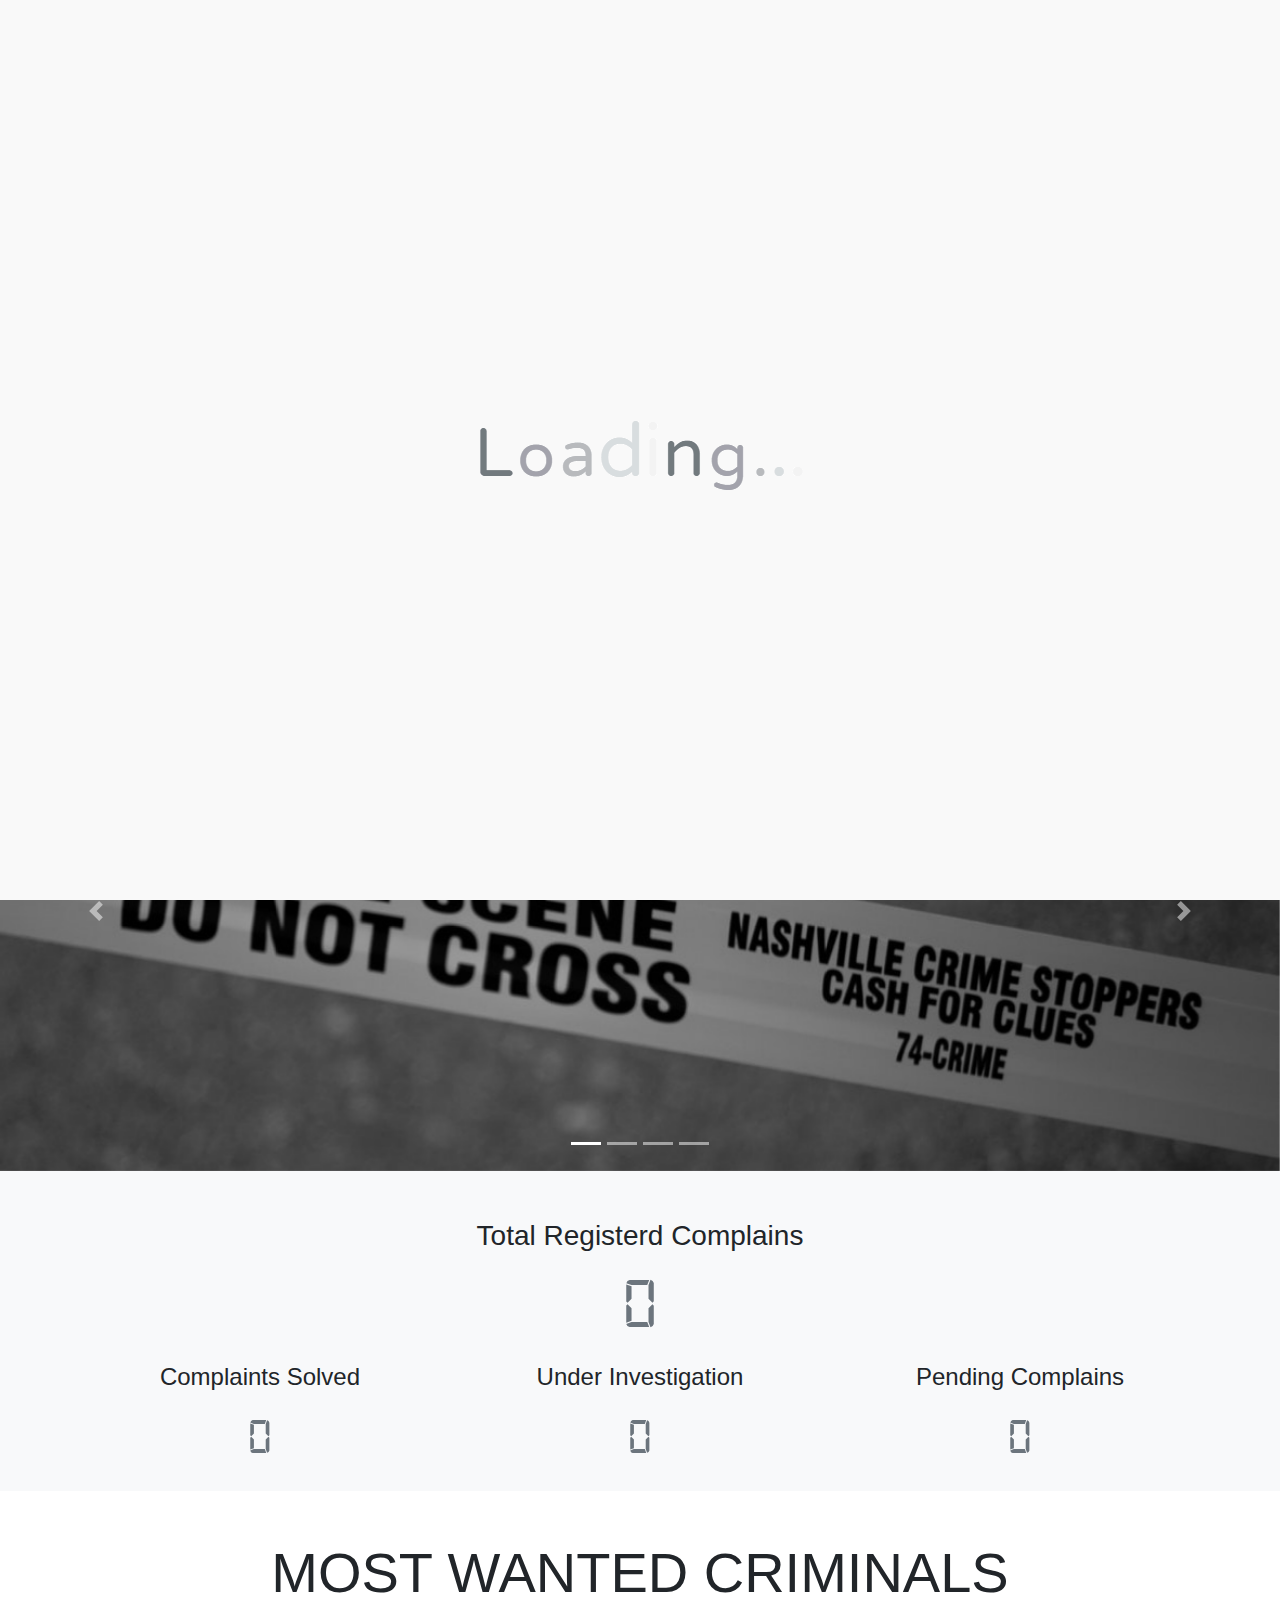
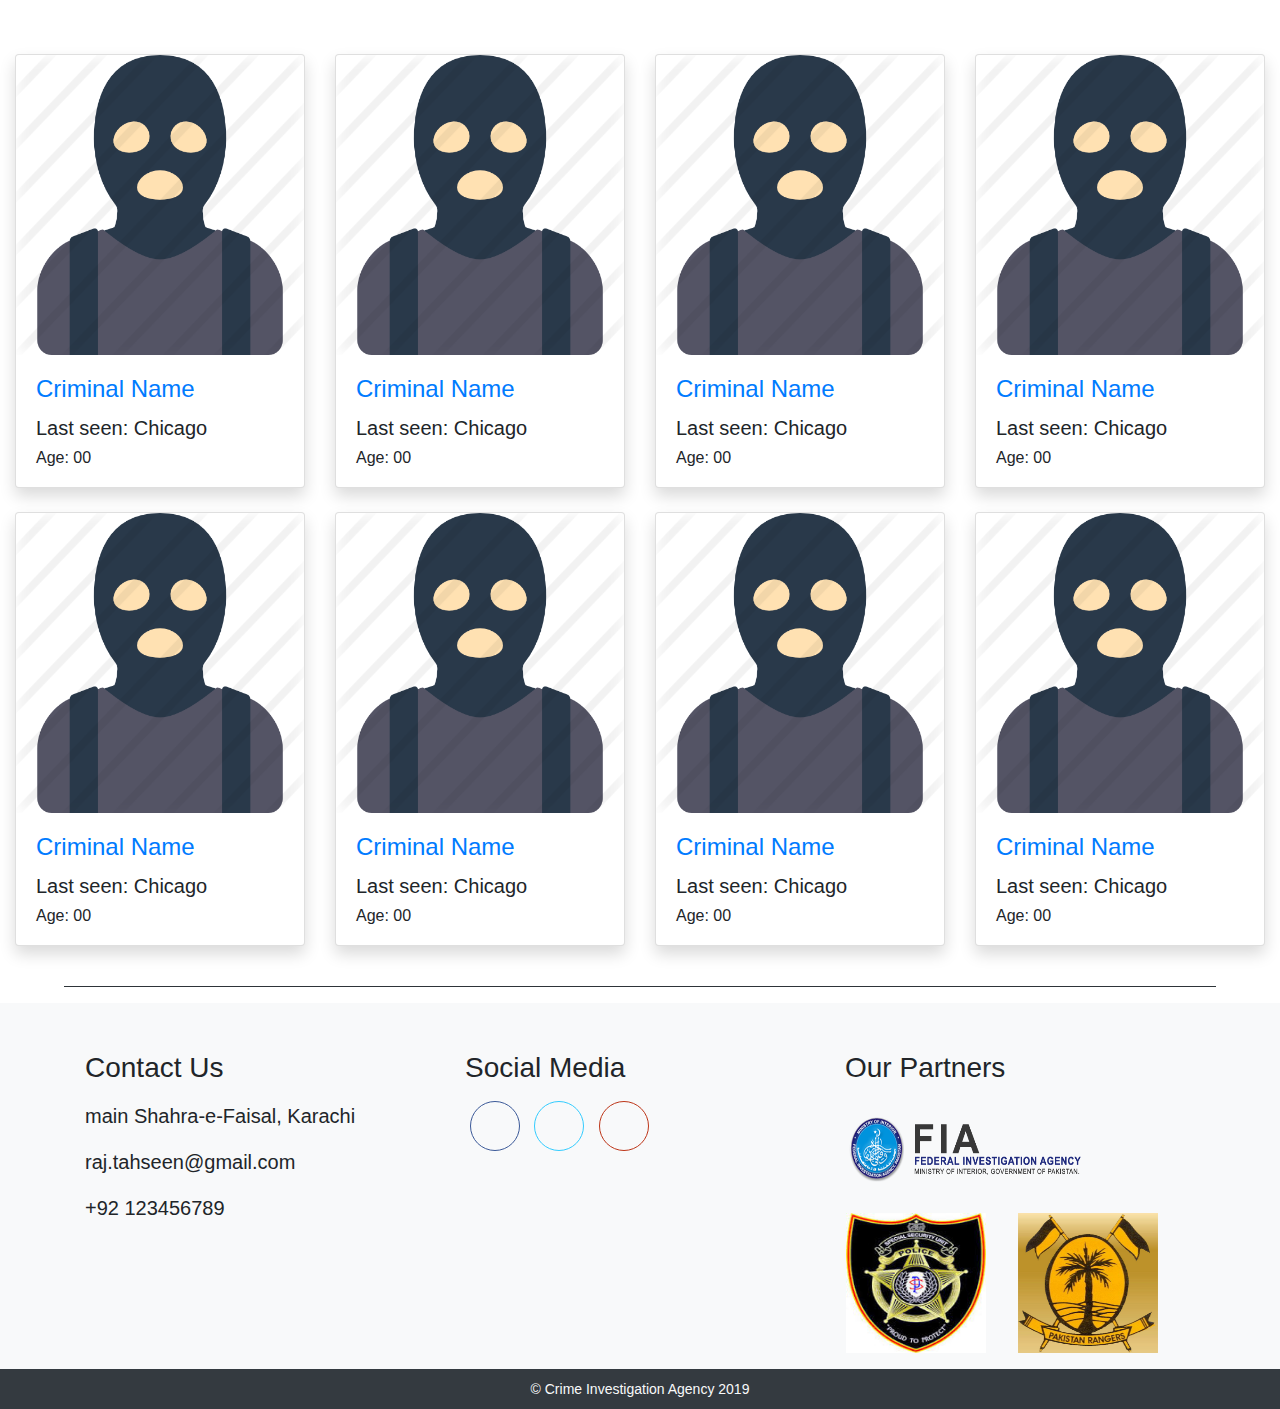
<file: index.html>
<!DOCTYPE html>
<html lang="en">

<head>
    <meta charset="UTF-8">
    <meta name="viewport" content="width=device-width, initial-scale=1.0">
    <meta http-equiv="X-UA-Compatible" content="ie=edge">
    <title>Crime Investigation Agency</title>
    <link rel="shortcut icon" href="img/favicon.png" type="image/x-icon">

    <!-- Bootstrap CSS -->
    <link rel="stylesheet" href="bootstrap/css/bootstrap.min.css">

    <!-- Font Awesome -->
    <link rel="stylesheet" href="https://use.fontawesome.com/releases/v5.7.1/css/all.css"
        integrity="sha384-fnmOCqbTlWIlj8LyTjo7mOUStjsKC4pOpQbqyi7RrhN7udi9RwhKkMHpvLbHG9Sr" crossorigin="anonymous">
    <!-- <link rel="stylesheet" href="../FontAwesome/css/all.css"> -->
    <link href="https://fonts.googleapis.com/css?family=Fredoka+One" rel="stylesheet">

    <!-- Custom CSS -->
    <link rel="stylesheet" href="custom/style.css">
    <style>
        .loader {
            position: fixed;
            left: 0px;
            top: 0px;
            width: 100%;
            height: 100%;
            z-index: 9999;
            background: url(img/loading.gif) 50% 50% no-repeat rgb(249,249,249);
        }
    </style>

</head>

<body>
    <div class="loader"></div>

    <!-- Navbar Start -->
    <nav class="navbar navbar-dark navbar-expand-lg fixed-top">
        <div class="container">
            <a href="#" class="navbar-brand text-light">Crime<b>+</b>Investigation</a>
            <button class="navbar-toggler" data-toggle="collapse" data-target="#navbarCollapse">
                <span class="navbar-toggler-icon"></span>
            </button>
            <div class="collapse navbar-collapse" id="navbarCollapse">
                <ul class="navbar-nav ml-auto">
                    <li class="nav-item"><a href="complaints.html" class="nav-link cool-link">Complaints</a></li>
                    <li class="nav-item"><a href="report.html" class="nav-link cool-link">File Report</a></li>
                    <li class="nav-item"><a href="#contact" class="nav-link cool-link">Contact Us</a></li>
                    <li class="nav-item"><a href="signIn.html" class="nav-link cool-link">Sign in <i class="fas fa-sign-in-alt"></i></a></li>
                </ul>
            </div>
        </div>
    </nav>
    <!-- Navbar End -->

    <!-- Header Start -->
    <header class="header-img bg-dark">
        <div class="container py-5 ">
            <img src="img/image.png" class="img-fluid mx-auto d-block">
        </div>
    </header>
    <!-- Header End -->

    <!-- Section Start -->
    <section class="bg-light">
        <div class="container py-4">
            <div class="row">
                <div class="col-md-6 py-3">
                    <h4 class="text-dark">Complaints</h4>
                    <p class="lead text-secondary">Lorem ipsum dolor sit, amet consectetur adipisicing elit. Amet quod neque aliquid tenetur dolorem itaque.</p>
                    <a href="complaints.html" class="btn btn-outline-secondary" role="button">View Complaints</a>
                </div>
                <div class="col-md-6 py-3">
                    <h4 class="text-dark">Crime/Missing Report</h4>
                    <p class="lead text-secondary">Lorem ipsum dolor sit, amet consectetur adipisicing elit. Amet quod neque aliquid tenetur dolorem itaque.</p>
                    <a href="report.html" class="btn btn-outline-secondary" role="button">File Report</a>
                </div>
                <!-- <div class="col-md-4 py-3">
                    <h4 class="text-dark">Report Missing</h4>
                    <p class="lead text-secondary">Lorem ipsum dolor sit, amet consectetur adipisicing elit. Amet quod neque aliquid tenetur dolorem itaque.</p>
                    <a href="javascript:void(0)" class="btn btn-outline-secondary" role="button">File Missing Report</a>
                </div> -->
            </div>
        </div>
    </section>
    <!-- Section End -->

    <!-- Image Slider Start -->
    <section>
        <div id="carouselExampleIndicators" class="carousel slide" data-ride="carousel">
            <ol class="carousel-indicators">
                <li data-target="#carouselExampleIndicators" data-slide-to="0" class="active"></li>
                <li data-target="#carouselExampleIndicators" data-slide-to="1"></li>
                <li data-target="#carouselExampleIndicators" data-slide-to="2"></li>
                <li data-target="#carouselExampleIndicators" data-slide-to="3"></li>
            </ol>
            <div class="carousel-inner section1">
                <div class="carousel-item active" data-interval="3000">
                    <img src="img/carousel1.jpeg" class="d-block w-100">
                </div>
                <div class="carousel-item" data-interval="2000">
                    <img src="img/carousel2.jpg" class="d-block w-100">
                </div>
                <div class="carousel-item" data-interval="2000">
                    <img src="img/carousel3.jpg" class="d-block w-100">
                </div>
                <div class="carousel-item" data-interval="2000">
                    <img src="img/carousel4.jpg" class="d-block w-100">
                </div>
            </div>
            <a class="carousel-control-prev" href="#carouselExampleIndicators" role="button" data-slide="prev">
                <span class="carousel-control-prev-icon" aria-hidden="true"></span>
                <span class="sr-only">Previous</span>
            </a>
            <a class="carousel-control-next" href="#carouselExampleIndicators" role="button" data-slide="next">
                <span class="carousel-control-next-icon" aria-hidden="true"></span>
                <span class="sr-only">Next</span>
            </a>
        </div>
    </section>
    <!-- Image Slider End -->

    <!-- Counter Section Start -->
    <section class="bg-light">
        <div class="container pt-5 ">
            <div class="row">
                <div class="col-12 text-center">
                    <h3>Total Registerd Complains</h3>
                    <div id="counter">
                        <span class="pt-3 display-3 counter-value text-secondary" data-count="364">0</span>
                    </div>
                </div>
            </div>
            <div class="row">
                <div class="col-lg-4 text-center py-3">
                    <h4>Complaints Solved</h4>
                    <div id="counter">
                        <span class="pt-3 custom-count counter-value text-secondary" data-count="285">0</span>
                    </div>
                </div>
                <div class="col-lg-4 text-center py-3">
                    <h4>Under Investigation</h4>
                    <div id="counter">
                        <span class="pt-3 custom-count counter-value text-secondary" data-count="8">0</span>
                    </div>
                </div>
                <div class="col-lg-4 text-center py-3">
                    <h4>Pending Complains</h4>
                    <div id="counter">
                        <span class="pt-3 custom-count counter-value text-secondary" data-count="71">0</span>
                    </div>
                </div>
            </div>
        </div>
    </section>
    <!-- Counter Section End -->

    <!-- Wanted Section Start -->
    <section class="container-fluid">
        <h1 class="text-center display-4 my-5">MOST WANTED CRIMINALS</h1>
        <div class="row">
            <div class="col-lg-3 col-md-4 col-sm-6 mb-4">
                <div class="card shadow h-100">
                    <img class="card-img-top" src="img/criminal.png">
                    <div class="card-body">
                        <h4 class="card-title text-primary">Criminal Name</h4>
                        <h5>Last seen: Chicago</h5>
                        <h6 class="card-text">Age: 00</h6>
                    </div>
                </div>
            </div>
            <div class="col-lg-3 col-md-4 col-sm-6 mb-4">
                <div class="card shadow h-100">
                    <img class="card-img-top" src="img/criminal.png">
                    <div class="card-body">
                        <h4 class="card-title text-primary">Criminal Name</h4>
                        <h5>Last seen: Chicago</h5>
                        <h6 class="card-text">Age: 00</h6>
                    </div>
                </div>
            </div>
            <div class="col-lg-3 col-md-4 col-sm-6 mb-4">
                <div class="card shadow h-100">
                    <img class="card-img-top" src="img/criminal.png">
                    <div class="card-body">
                        <h4 class="card-title text-primary">Criminal Name</h4>
                        <h5>Last seen: Chicago</h5>
                        <h6 class="card-text">Age: 00</h6>
                    </div>
                </div>
            </div>
            <div class="col-lg-3 col-md-4 col-sm-6 mb-4">
                <div class="card shadow h-100">
                    <img class="card-img-top" src="img/criminal.png">
                    <div class="card-body">
                        <h4 class="card-title text-primary">Criminal Name</h4>
                        <h5>Last seen: Chicago</h5>
                        <h6 class="card-text">Age: 00</h6>
                    </div>
                </div>
            </div>
            <div class="col-lg-3 col-md-4 col-sm-6 mb-4">
                <div class="card shadow h-100">
                    <img class="card-img-top" src="img/criminal.png">
                    <div class="card-body">
                        <h4 class="card-title text-primary">Criminal Name</h4>
                        <h5>Last seen: Chicago</h5>
                        <h6 class="card-text">Age: 00</h6>
                    </div>
                </div>
            </div>
            <div class="col-lg-3 col-md-4 col-sm-6 mb-4">
                <div class="card shadow h-100">
                    <img class="card-img-top" src="img/criminal.png">
                    <div class="card-body">
                        <h4 class="card-title text-primary">Criminal Name</h4>
                        <h5>Last seen: Chicago</h5>
                        <h6 class="card-text">Age: 00</h6>
                    </div>
                </div>
            </div>
            <div class="col-lg-3 col-md-4 col-sm-6 mb-4">
                <div class="card shadow h-100">
                    <img class="card-img-top" src="img/criminal.png">
                    <div class="card-body">
                        <h4 class="card-title text-primary">Criminal Name</h4>
                        <h5>Last seen: Chicago</h5>
                        <h6 class="card-text">Age: 00</h6>
                    </div>
                </div>
            </div>
            <div class="col-lg-3 col-md-4 col-sm-6 mb-4">
                <div class="card shadow h-100">
                    <img class="card-img-top" src="img/criminal.png">
                    <div class="card-body">
                        <h4 class="card-title text-primary">Criminal Name</h4>
                        <h5>Last seen: Chicago</h5>
                        <h6 class="card-text">Age: 00</h6>
                    </div>
                </div>
            </div>
        </div>
    </section>
    <!-- Wanted Section End -->

    <!-- Footer Start -->
    <hr style="width:90%;" class="bg-dark">
    <footer class="bg-light" id="contact">
        <div class="container">
            <div class="row">
                <div class="col-lg-4 col-md-6 pt-5">
                    <h3 class="pb-2">Contact Us</h3>
                    <p class="lead"><i class="fa fa-location-arrow"></i> main Shahra-e-Faisal, Karachi</p>
                    <p class="lead"><i class="fa fa-envelope"></i> raj.tahseen@gmail.com</p>
                    <p class="lead"><i class="fa fa-address-book"></i> +92 123456789</p>
                </div>
                <div class="col-lg-4 col-md-6 pt-5">
                    <h3 class="pb-2">Social Media</h3>
                    <ul class="social-network">
                        <li><a href="#" class="icoFacebook" title="Facebook"><i class="fab fa-facebook-f"></i></a></li>
                        <li><a href="#" class="icoTwitter" title="Twitter"><i class="fab fa-twitter"></i></a></li>
                        <li><a href="#" class="icoGoogle" title="Google +"><i class="fab fa-google-plus-g"></i></a></li>
                    </ul>
                </div>
                <div class="col-lg-4 pt-5">
                    <h3 class="pb-2">Our Partners</h3>
                    <div class="row">
                        <img src="img/fia.png" class="fia img-fluid m-2">
                        <img src="img/ssu.jpg" class="ssu img-fluid m-3">
                        <img src="img/rangers.jpg" class="rangers img-fluid m-3">
                    </div>
                </div>
            </div>
        </div>
    </footer>
    <footer class="bg-dark">
        <div class="container text-light text-center py-2">
            <span class="footer-last">&copy; Crime Investigation Agency 2019</span>
        </div>
    </footer>
    <!-- Footer End -->




    <!-- Bootstrap Java Script -->
    <script src="bootstrap/js/jquery.js"></script>
    <script src="bootstrap/js/bootstrap.min.js"></script>
    <script src="custom/number-animation.js"></script>
    <script>
        // $(window).load();
        setTimeout(function() {
        $(".loader").fadeOut();
        },1500);
    </script>
</body>

</html>
</file>
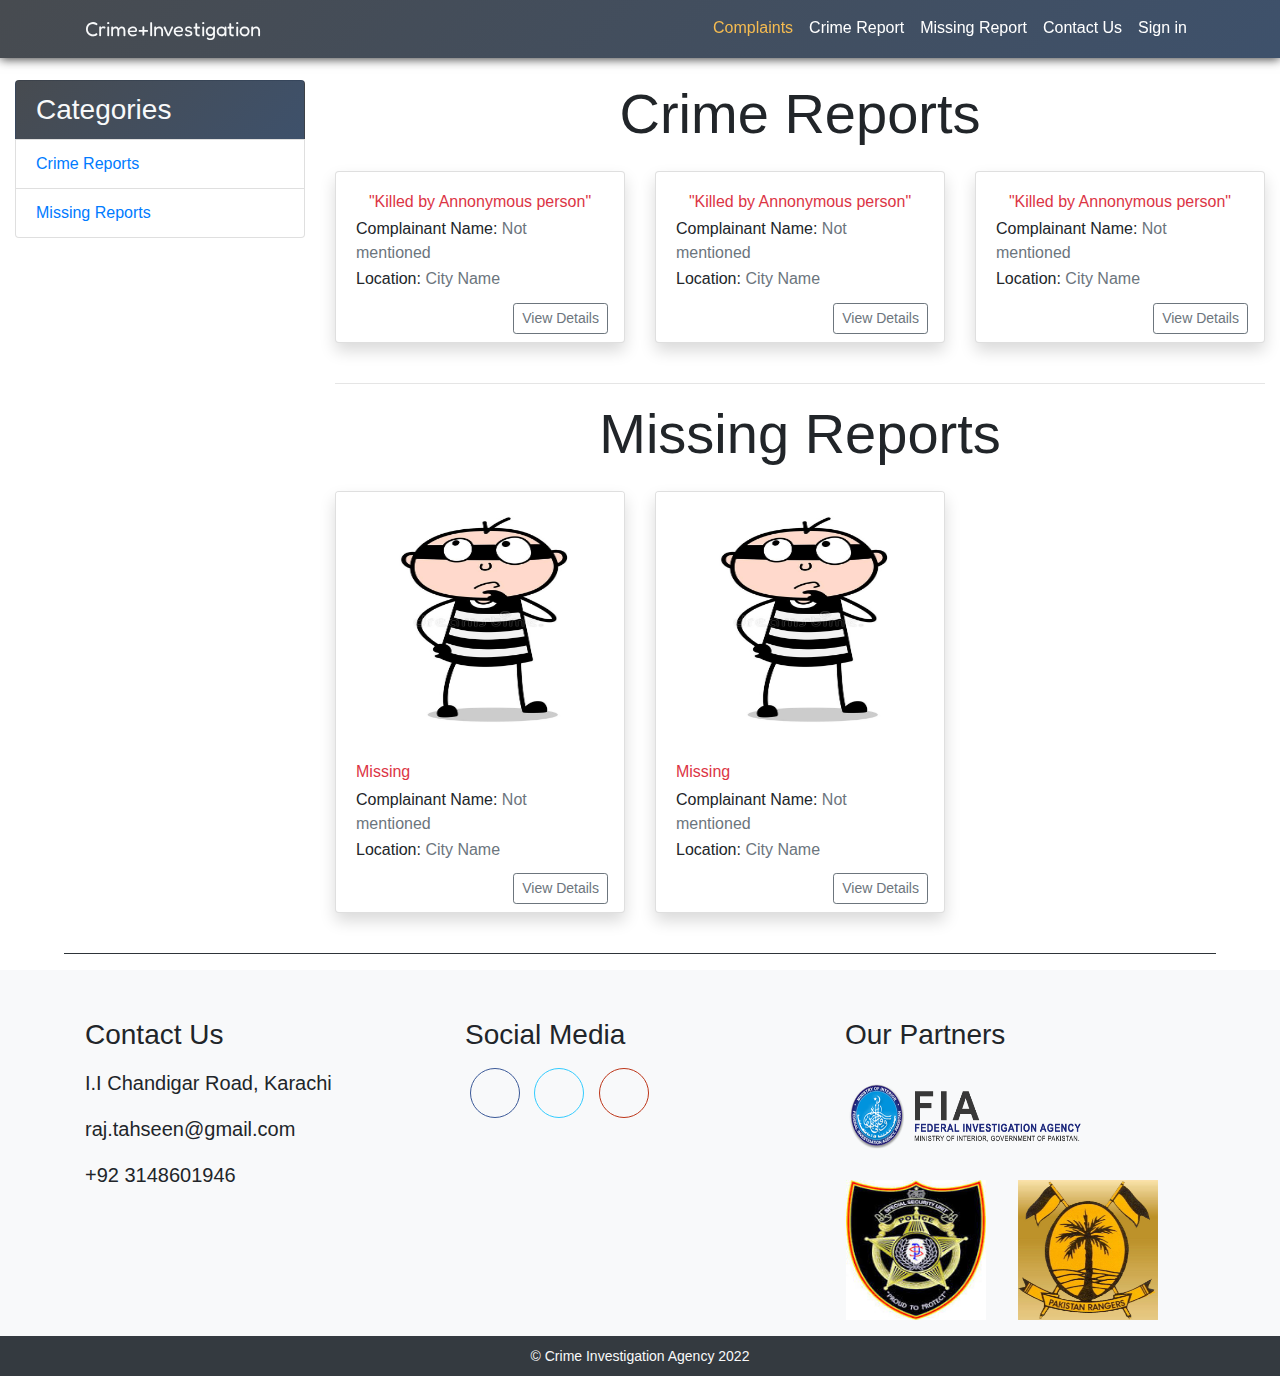
<file: complains.html>
<!DOCTYPE html>
<html lang="en">

<head>
    <meta charset="UTF-8">
    <meta name="viewport" content="width=device-width, initial-scale=1.0">
    <meta http-equiv="X-UA-Compatible" content="ie=edge">
    <title>Crime Investigation Agency | Complaints</title>
    <link rel="shortcut icon" href="img/favicon.png" type="image/x-icon">

    <!-- Bootstrap CSS -->
    <link rel="stylesheet" href="bootstrap/css/bootstrap.min.css">

    <!-- Font Awesome -->
    <link rel="stylesheet" href="https://use.fontawesome.com/releases/v5.7.1/css/all.css"
        integrity="sha384-fnmOCqbTlWIlj8LyTjo7mOUStjsKC4pOpQbqyi7RrhN7udi9RwhKkMHpvLbHG9Sr" crossorigin="anonymous">
    <link href="https://fonts.googleapis.com/css?family=Fredoka+One" rel="stylesheet">

    <!-- Custom CSS -->
    <link rel="stylesheet" href="custom/complains.css">

</head>

<body>

    <!-- Navbar Start -->
    <nav class="navbar navbar-dark navbar-expand-lg fixed-top">
        <div class="container">
            <a href="index.html" class="navbar-brand text-light">Crime<b>+</b>Investigation</a>
            <button class="navbar-toggler" data-toggle="collapse" data-target="#navbarCollapse">
                <span class="navbar-toggler-icon"></span>
            </button>
            <div class="collapse navbar-collapse" id="navbarCollapse">
                <ul class="navbar-nav ml-auto">
                    <li class="nav-item"><a href="#" class="nav-link cool-link-active">Complaints</a></li>
                    <li class="nav-item"><a href="report.html" class="nav-link cool-link">Crime Report</a></li>
                    <li class="nav-item"><a href="#" class="nav-link cool-link">Missing Report</a></li>
                    <li class="nav-item"><a href="#" class="nav-link cool-link">Contact Us</a></li>
                    <li class="nav-item"><a href="#" class="nav-link cool-link">Sign in <i class="fas fa-sign-in-alt"></i></a></li>
                </ul>
            </div>
        </div>
    </nav>
    <!-- Navbar End -->


    <!-- Body Start -->
    <div class="container-fluid">
        <div class="row">

            <!-- Page Content Start -->
            <div class="col-lg-3 mb-3">
                <div class="list-group">
                    <h3 class="list-group-item text-light bg-categories">Categories</h3>
                    <a href="#crimeReports" class="list-group-item">Crime Reports</a>
                    <a href="#missingReports" class="list-group-item">Missing Reports</a>
                </div>
            </div>
            <!-- Page Content End -->

            <!-- Complains Cell Start -->
            <div class="col-lg-9">
                <!-- Crime Reports Start -->
                <div class="row" id="crimeReports">
                    <div class="col-12 text-center mb-3">
                        <h2 class="display-4">Crime Reports</h2>
                    </div>
                    <div class="col-lg-4 col-md-6 col-sm-6 mb-4">
                        <div class="card shadow">
                            <div class="card-body">
                                <h5 class="card-title text-danger text-center">"<span id="crime-title">Killed by
                                        Annonymous person<span>"</h5>
                                <p class="card-subtitle pb-2">Complainant Name: <span class="text-secondary">Not
                                        mentioned</span></p>
                                <p class="card-subtitle pb-2">Location: <span class="text-secondary">City Name</span>
                                </p>
                                <a href="#" class="btn btn-sm btn-outline-secondary">View Details</a>
                            </div>
                        </div>
                    </div>
                    <div class="col-lg-4 col-md-6 col-sm-6 mb-4">
                        <div class="card shadow">
                            <div class="card-body">
                                <h5 class="card-title text-danger text-center">"<span id="crime-title">Killed by
                                        Annonymous person<span>"</h5>
                                <p class="card-subtitle pb-2">Complainant Name: <span class="text-secondary">Not
                                        mentioned</span></p>
                                <p class="card-subtitle pb-2">Location: <span class="text-secondary">City Name</span>
                                </p>
                                <a href="#" class="btn btn-sm btn-outline-secondary">View Details</a>
                            </div>
                        </div>
                    </div>
                    <div class="col-lg-4 col-md-6 col-sm-6 mb-4">
                        <div class="card shadow">
                            <div class="card-body">
                                <h5 class="card-title text-danger text-center">"<span id="crime-title">Killed by
                                        Annonymous person<span>"</h5>
                                <p class="card-subtitle pb-2">Complainant Name: <span class="text-secondary">Not
                                        mentioned</span></p>
                                <p class="card-subtitle pb-2">Location: <span class="text-secondary">City Name</span>
                                </p>
                                <a href="#" class="btn btn-sm btn-outline-secondary">View Details</a>
                            </div>
                        </div>
                    </div>
                </div>
                <!-- Crime Reports End -->
                <hr>
                <!-- Missing Reports Start -->
                <div class="row" id="missingReports">
                    <div class="col-12 text-center mb-3">
                        <h2 class="display-4">Missing Reports</h2>
                    </div>
                    <div class="col-lg-4 col-md-6 col-sm-6 mb-4">
                        <div class="card shadow h-100">
                            <img class="card-img-top" src="img/criminal.jpg">
                            <div class="card-body">
                                <h5 class="card-title text-danger">Missing</h5>
                                <p class="card-subtitle pb-2">Complainant Name: <span class="text-secondary">Not
                                        mentioned</span></p>
                                <p class="card-subtitle pb-2">Location: <span class="text-secondary">City Name</span>
                                </p>
                                <a href="#" class="btn btn-sm btn-outline-secondary">View Details</a>
                            </div>
                        </div>
                    </div>
                    <div class="col-lg-4 col-md-6 col-sm-6 mb-4">
                        <div class="card shadow h-100">
                            <img class="card-img-top" src="img/criminal.jpg">
                            <div class="card-body">
                                <h5 class="card-title text-danger">Missing</h5>
                                <p class="card-subtitle pb-2">Complainant Name: <span class="text-secondary">Not
                                        mentioned</span></p>
                                <p class="card-subtitle pb-2">Location: <span class="text-secondary">City Name</span>
                                </p>
                                <a href="#" class="btn btn-sm btn-outline-secondary">View Details</a>
                            </div>
                        </div>
                    </div>
                </div>
                <!-- Missing Reports End -->
            </div>
            <!-- Complains Cell End -->

        </div>
    </div>
    <!-- Body End -->

    <!-- Footer Start -->
    <hr style="width:90%;" class="bg-dark">
    <footer class="bg-light">
        <div class="container">
            <div class="row">
                <div class="col-md-4 pt-5">
                    <h3 class="pb-2">Contact Us</h3>
                    <p class="lead"><i class="fa fa-location-arrow"></i> I.I Chandigar Road, Karachi</p>
                    <p class="lead"><i class="fa fa-envelope"></i> raj.tahseen@gmail.com</p>
                    <p class="lead"><i class="fa fa-address-book"></i> +92 3148601946</p>
                </div>
                <div class="col-md-4 pt-5">
                    <h3 class="pb-2">Social Media</h3>
                    <ul class="social-network">
                        <li><a href="#" class="icoFacebook" title="Facebook"><i class="fab fa-facebook-f"></i></a></li>
                        <li><a href="#" class="icoTwitter" title="Twitter"><i class="fab fa-twitter"></i></a></li>
                        <li><a href="#" class="icoGoogle" title="Google +"><i class="fab fa-google-plus-g"></i></a></li>
                    </ul>
                </div>
                <div class="col-md-4 pt-5">
                    <h3 class="pb-2">Our Partners</h3>
                    <div class="row">
                        <img src="img/fia.png" class="fia img-fluid m-2">
                        <img src="img/ssu.jpg" class="ssu img-fluid m-3">
                        <img src="img/rangers.jpg" class="rangers img-fluid m-3">
                    </div>
                </div>
            </div>
        </div>
    </footer>
    <footer class="bg-dark">
        <div class="container text-light text-center py-2">
            <span class="footer-last">&copy; Crime Investigation Agency 2022</span>
        </div>
    </footer>
    <!-- Footer End -->




    <!-- Bootstrap Java Script -->
    <script src="bootstrap/js/jquery.js"></script>
    <script src="bootstrap/js/bootstrap.min.js"></script>

</body>

</html>
</file>
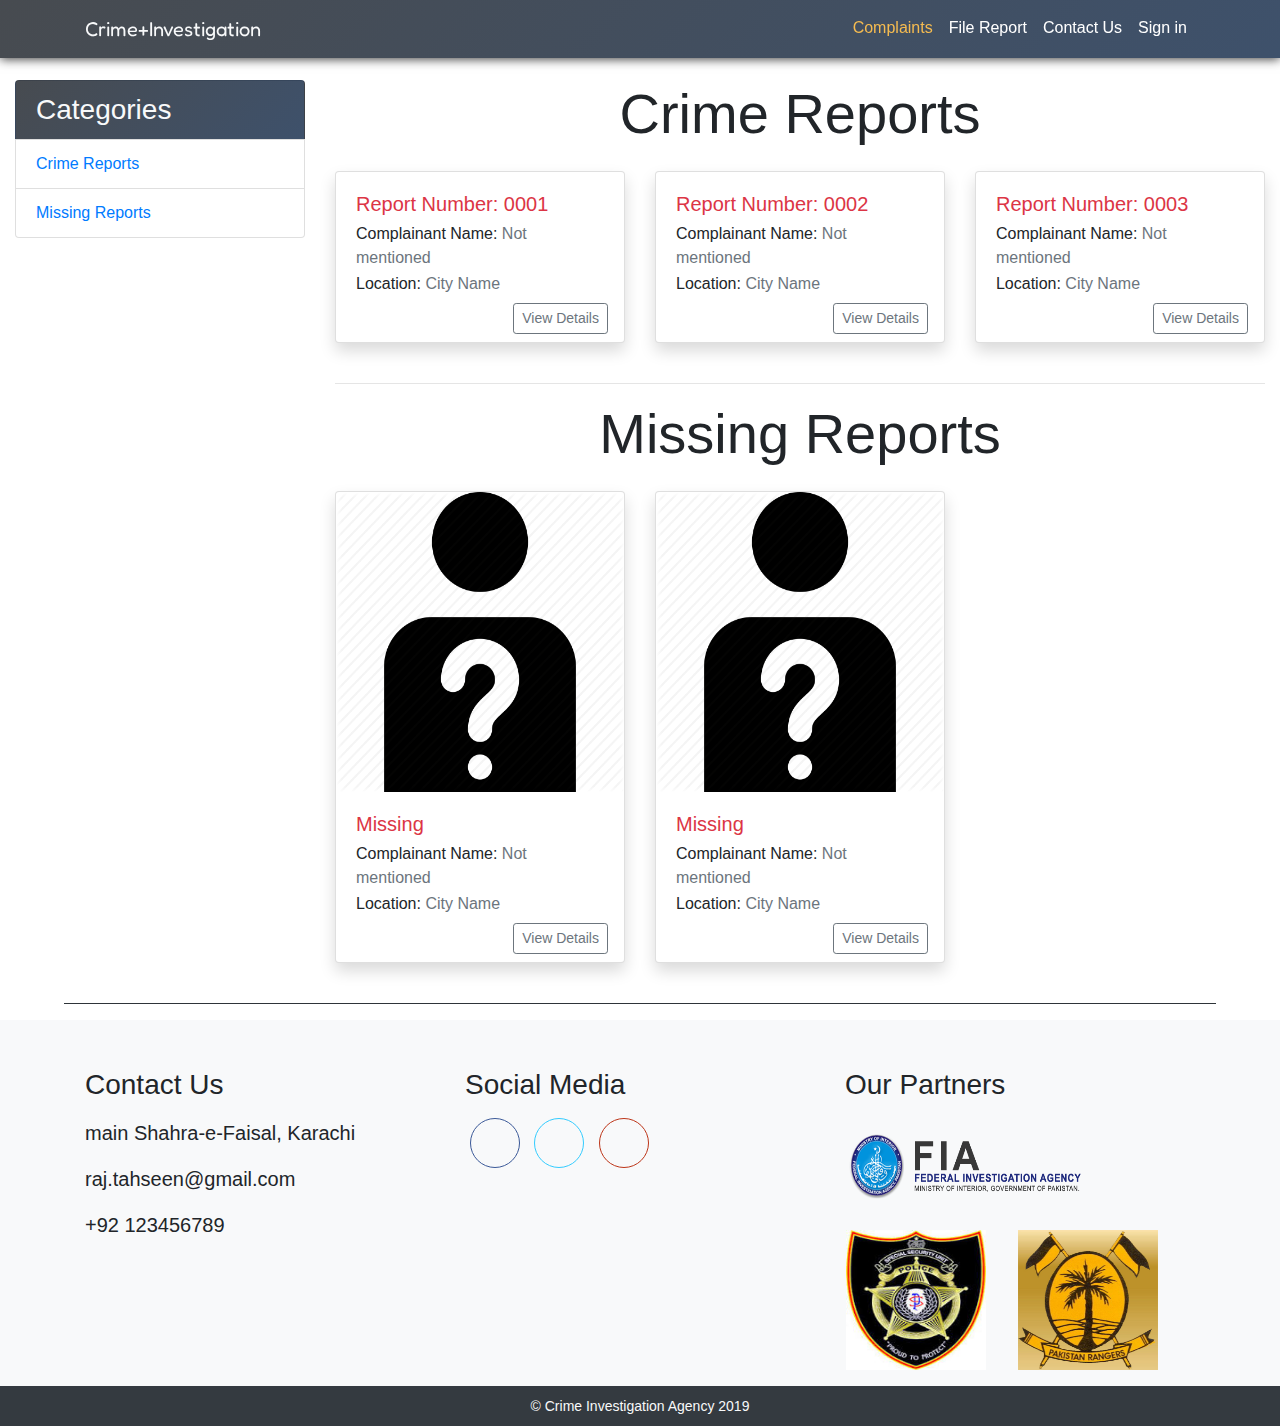
<file: complaints.html>
<!DOCTYPE html>
<html lang="en">
<head>
    <meta charset="UTF-8">
    <meta name="viewport" content="width=device-width, initial-scale=1.0">
    <meta http-equiv="X-UA-Compatible" content="ie=edge">
    <title>Crime Investigation Agency | Complaints</title>
    <link rel="shortcut icon" href="img/favicon.png" type="image/x-icon">
    
    <!-- Bootstrap CSS -->
    <link rel="stylesheet" href="bootstrap/css/bootstrap.min.css">

    <!-- Font Awesome -->
    <link rel="stylesheet" href="https://use.fontawesome.com/releases/v5.7.1/css/all.css" integrity="sha384-fnmOCqbTlWIlj8LyTjo7mOUStjsKC4pOpQbqyi7RrhN7udi9RwhKkMHpvLbHG9Sr" crossorigin="anonymous">
    <link href="https://fonts.googleapis.com/css?family=Fredoka+One" rel="stylesheet">

    <!-- Custom CSS -->
    <link rel="stylesheet" href="custom/complaints.css">

</head>
<body>
    
    <!-- Navbar Start -->
    <nav class="navbar navbar-dark navbar-expand-lg fixed-top">
        <div class="container">
            <a href="index.html" class="navbar-brand text-light">Crime<b>+</b>Investigation</a>
            <button class="navbar-toggler" data-toggle="collapse" data-target="#navbarCollapse">
                <span class="navbar-toggler-icon"></span>
            </button>
            <div class="collapse navbar-collapse" id="navbarCollapse">
                <ul class="navbar-nav ml-auto">
                    <li class="nav-item"><a href="complaints.html" class="nav-link cool-link active">Complaints</a></li>
                    <li class="nav-item"><a href="report.html" class="nav-link cool-link">File Report</a></li>
                    <li class="nav-item"><a href="#contact" class="nav-link cool-link">Contact Us</a></li>
                    <li class="nav-item"><a href="signIn.html" class="nav-link cool-link">Sign in <i class="fas fa-sign-in-alt"></i></a></li>
                </ul>
            </div>
        </div>
    </nav>
    <!-- Navbar End -->

    
    <!-- Body Start -->
    <div class="container-fluid">
        <div class="row">

        <!-- Page Content Start -->
            <div class="col-lg-3 mb-3">
                <div class="list-group">
                    <h3 class="list-group-item text-light bg-categories">Categories</h3>
                    <a href="#crimeReports" class="list-group-item">Crime Reports</a>
                    <a href="#missingReports" class="list-group-item">Missing Reports</a>
                </div>
            </div>
        <!-- Page Content End -->

        <!-- Complains Cell Start -->
            <div class="col-lg-9">
                <!-- Crime Reports Start -->
                <div class="row" id="crimeReports">
                    <div class="col-12 text-center mb-3">
                        <h2 class="display-4">Crime Reports</h2>
                    </div>
                    <div class="col-lg-4 col-md-6 col-sm-6 mb-4">
                        <div class="card shadow">
                            <div class="card-body">
                                <h5 class="card-title text-danger">Report Number: <b>0001</b></h5>
                                <p class="card-subtitle pb-2">Complainant Name: <span class="text-secondary">Not mentioned</span></p>
                                <p class="card-subtitle pb-2">Location: <span class="text-secondary">City Name</span></p>
                                <a href="crimeReport.html" class="btn btn-sm btn-outline-secondary">View Details</a>
                            </div>
                        </div>
                    </div>
                    <div class="col-lg-4 col-md-6 col-sm-6 mb-4">
                        <div class="card shadow">
                            <div class="card-body">
                                <h5 class="card-title text-danger">Report Number: <b>0002</b></h5>
                                <p class="card-subtitle pb-2">Complainant Name: <span class="text-secondary">Not mentioned</span></p>
                                <p class="card-subtitle pb-2">Location: <span class="text-secondary">City Name</span></p>
                                <a href="crimeReport.html" class="btn btn-sm btn-outline-secondary">View Details</a>
                            </div>
                        </div>
                    </div>
                    <div class="col-lg-4 col-md-6 col-sm-6 mb-4">
                        <div class="card shadow">
                            <div class="card-body">
                                <h5 class="card-title text-danger">Report Number: <b>0003</b></h5>
                                <p class="card-subtitle pb-2">Complainant Name: <span class="text-secondary">Not mentioned</span></p>
                                <p class="card-subtitle pb-2">Location: <span class="text-secondary">City Name</span></p>
                                <a href="crimeReport.html" class="btn btn-sm btn-outline-secondary">View Details</a>
                            </div>
                        </div>
                    </div>
                </div>
                <!-- Crime Reports End -->
                <hr>
                <!-- Missing Reports Start -->
                <div class="row" id="missingReports">
                    <div class="col-12 text-center mb-3">
                        <h2 class="display-4">Missing Reports</h2>
                    </div>
                    <div class="col-lg-4 col-md-6 col-sm-6 mb-4">
                        <div class="card shadow h-100">
                            <img class="card-img-top" src="img/missing.png">
                            <div class="card-body">
                                <h5 class="card-title text-danger">Missing</h5>
                                <p class="card-subtitle pb-2">Complainant Name: <span class="text-secondary">Not mentioned</span></p>
                                <p class="card-subtitle pb-2">Location: <span class="text-secondary">City Name</span></p>
                                <a href="missingReport.html" class="btn btn-sm btn-outline-secondary">View Details</a>
                            </div>
                        </div>
                    </div>
                    <div class="col-lg-4 col-md-6 col-sm-6 mb-4">
                        <div class="card shadow h-100">
                            <img class="card-img-top" src="img/missing.png">
                            <div class="card-body">
                                <h5 class="card-title text-danger">Missing</h5>
                                <p class="card-subtitle pb-2">Complainant Name: <span class="text-secondary">Not mentioned</span></p>
                                <p class="card-subtitle pb-2">Location: <span class="text-secondary">City Name</span></p>
                                <a href="missingReport.html" class="btn btn-sm btn-outline-secondary">View Details</a>
                            </div>
                        </div>
                    </div>
                </div>
                <!-- Missing Reports End -->
            </div>
        <!-- Complains Cell End -->

        </div>
    </div>
    <!-- Body End -->

    <!-- Footer Start -->
    <hr style="width:90%;" class="bg-dark">
    <footer class="bg-light" id="contact">
        <div class="container">
            <div class="row">
                <div class="col-lg-4 col-md-6 pt-5">
                    <h3 class="pb-2">Contact Us</h3>
                    <p class="lead"><i class="fa fa-location-arrow"></i> main Shahra-e-Faisal, Karachi</p>
                    <p class="lead"><i class="fa fa-envelope"></i> raj.tahseen@gmail.com</p>
                    <p class="lead"><i class="fa fa-address-book"></i> +92 123456789</p>
                </div>
                <div class="col-lg-4 col-md-6 pt-5">
                    <h3 class="pb-2">Social Media</h3>
                    <ul class="social-network">
                        <li><a href="#" class="icoFacebook" title="Facebook"><i class="fab fa-facebook-f"></i></a></li>
                        <li><a href="#" class="icoTwitter" title="Twitter"><i class="fab fa-twitter"></i></a></li>
                        <li><a href="#" class="icoGoogle" title="Google +"><i class="fab fa-google-plus-g"></i></a></li>
                    </ul>
                </div>
                <div class="col-lg-4 pt-5">
                    <h3 class="pb-2">Our Partners</h3>
                    <div class="row">
                        <img src="img/fia.png" class="fia img-fluid m-2">
                        <img src="img/ssu.jpg" class="ssu img-fluid m-3">
                        <img src="img/rangers.jpg" class="rangers img-fluid m-3">
                    </div>
                </div>
            </div>
        </div>
    </footer>
    <footer class="bg-dark">
        <div class="container text-light text-center py-2">
            <span class="footer-last">&copy; Crime Investigation Agency 2019</span>
        </div>
    </footer>
    <!-- Footer End -->

    


    <!-- Bootstrap Java Script -->
    <script src="bootstrap/js/jquery.js"></script>
    <script src="bootstrap/js/bootstrap.min.js"></script>

</body>
</html>
</file>
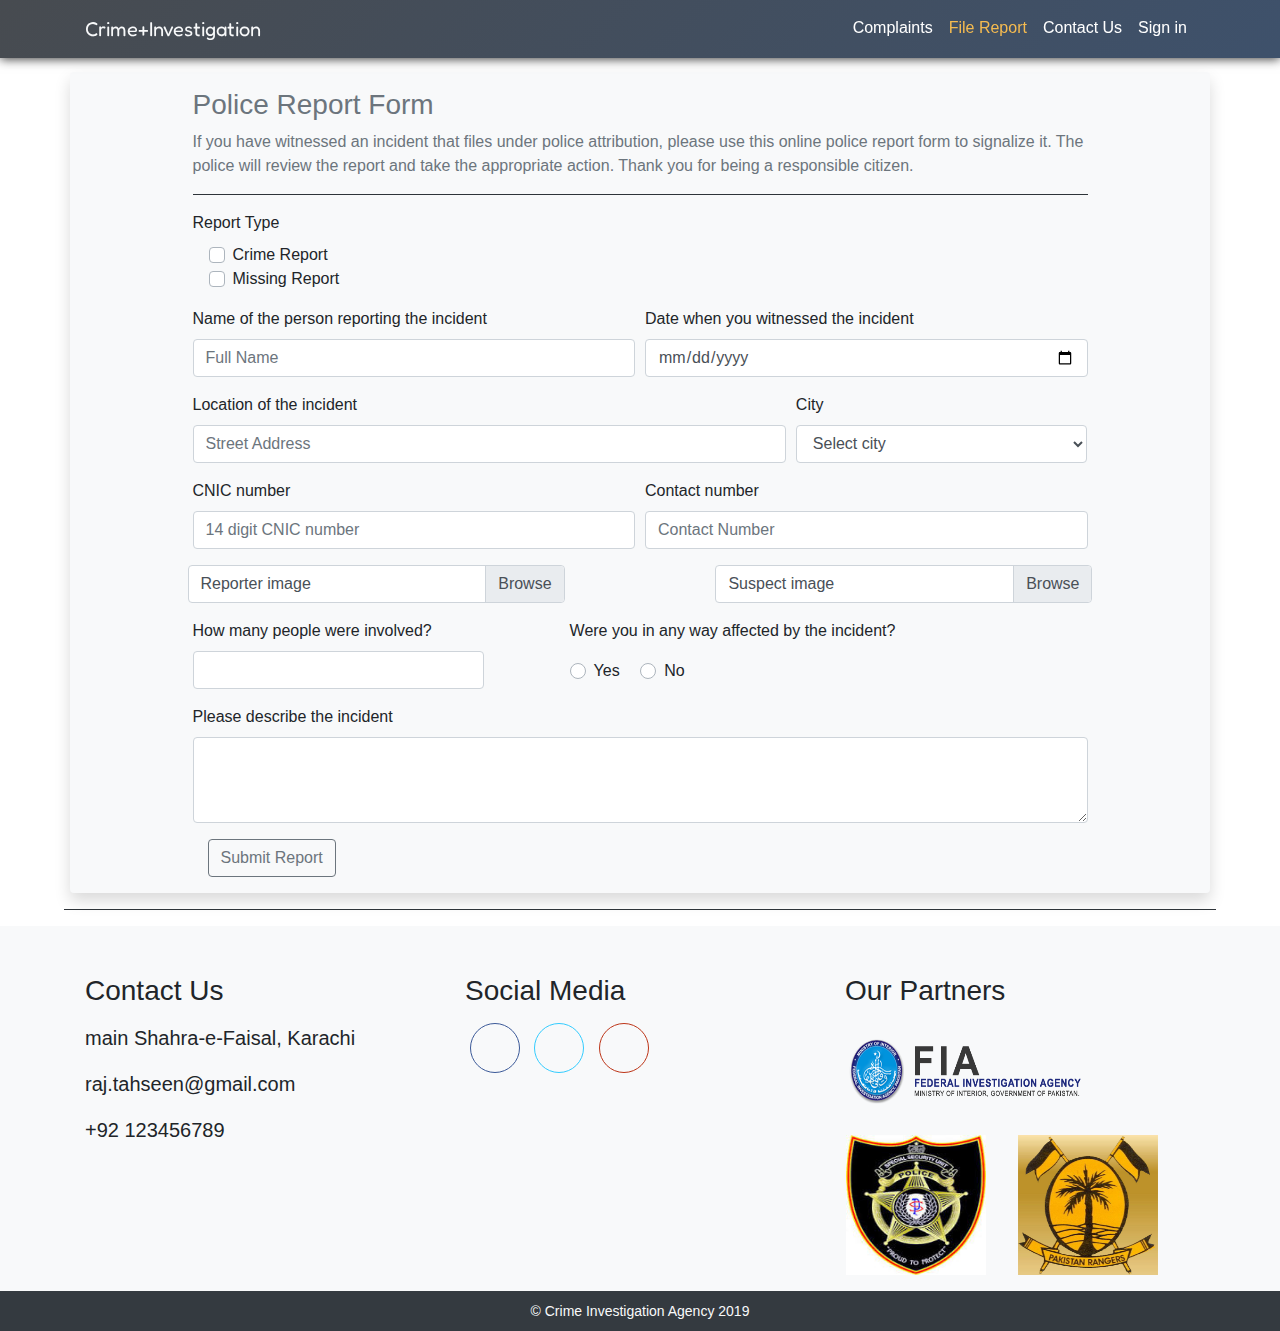
<file: report.html>
<!DOCTYPE html>
<html lang="en">
<head>
    <meta charset="UTF-8">
    <meta name="viewport" content="width=device-width, initial-scale=1.0">
    <meta http-equiv="X-UA-Compatible" content="ie=edge">
    <title>Crime Investigation Agency | Report</title>
    <link rel="shortcut icon" href="img/favicon.png" type="image/x-icon">

    <!-- Bootstrap CSS -->
    <link rel="stylesheet" href="bootstrap/css/bootstrap.min.css">

    <!-- Font Awesome -->
    <link rel="stylesheet" href="https://use.fontawesome.com/releases/v5.7.1/css/all.css" integrity="sha384-fnmOCqbTlWIlj8LyTjo7mOUStjsKC4pOpQbqyi7RrhN7udi9RwhKkMHpvLbHG9Sr" crossorigin="anonymous">
    <link href="https://fonts.googleapis.com/css?family=Fredoka+One" rel="stylesheet">

    <!-- Custom CSS -->
    <link rel="stylesheet" href="custom/report.css">

</head>
<body>

    <!-- Navbar Start -->
    <nav class="navbar navbar-dark navbar-expand-lg fixed-top">
        <div class="container">
            <a href="index.html" class="navbar-brand text-light">Crime<b>+</b>Investigation</a>
            <button class="navbar-toggler" data-toggle="collapse" data-target="#navbarCollapse">
                <span class="navbar-toggler-icon"></span>
            </button>
            <div class="collapse navbar-collapse" id="navbarCollapse">
                <ul class="navbar-nav ml-auto">
                    <li class="nav-item"><a href="complaints.html" class="nav-link cool-link">Complaints</a></li>
                    <li class="nav-item"><a href="report.html" class="nav-link cool-link active">File Report</a></li>
                    <li class="nav-item"><a href="#contact" class="nav-link cool-link">Contact Us</a></li>
                    <li class="nav-item"><a href="signIn.html" class="nav-link cool-link">Sign in <i class="fas fa-sign-in-alt"></i></a></li>
                </ul>
            </div>
        </div>
    </nav>
    <!-- Navbar End -->

    <div class="container shadow bg-light rounded my-3">
        <div class="col-md-10 mx-auto py-3">
            <h3 class="text-muted">Police Report Form</h3>
            <p class="text-muted">If you have witnessed an incident that files under police attribution, please use this online police report form to signalize it. The police will review the report and take the appropriate action. Thank you for being a responsible citizen.</p>
            <hr class="bg-dark">
            
            <!-- Form -->
        <form class="mt-2">
            <div class="form-row">

                    <div class="col-md-12 form-group">
                        <label>Report Type</label>
                        <div class="custom-control custom-checkbox ml-3">
                            <input type="checkbox" class="custom-control-input" id="crimeReport">
                            <label class="custom-control-label" for="crimeReport">Crime Report</label>
                        </div>
                        <div class="custom-control custom-checkbox ml-3">
                            <input type="checkbox" class="custom-control-input" id="MissingReport">
                            <label class="custom-control-label" for="MissingReport">Missing Report</label>
                        </div>
                    </div>
                
                <div class="col-md-6 form-group">
                    <label for="name">Name of the person reporting the incident</label>
                    <input type="text" class="form-control" id="name" placeholder="Full Name" required>
                </div>
                <div class="col-md-6 form-group">
                    <label for="date">Date when you witnessed the incident</label>
                    <input type="date" class="form-control" id="date" required>
                </div>

                <div class="col-md-8 form-group">
                    <label for="address">Location of the incident</label>
                    <input type="text" class="form-control" id="address" placeholder="Street Address" required>
                </div>
                <div class="col-md-4 form-group">
                    <label for="city">City</label>
                    <select class="form-control" id="city" placeholder="Select city" required>
                        <option value="">Select city</option>
                        <option value="karachi">Karachi</option>
                        <option value="islamabad">Islamabad</option>
                        <option value="peshawer">Peshawer</option>
                        <option value="quetta">Quetta</option>
                        <option value="lahore">Lahore</option>
                    </select>
                </div>
                
                <div class="col-md-6 form-group">
                    <label for="cnic">CNIC number</label>
                    <input type="text" class="form-control" id="cnic" placeholder="14 digit CNIC number" required>
                </div>
                <div class="col-md-6 form-group">
                    <label for="contact">Contact number</label>
                    <input type="text" class="form-control" id="contact" placeholder="Contact Number" required>
                </div>
                
                <div class="custom-file col-md-5 mb-3">
                    <label for="reporter-img" class="custom-file-label">Reporter image</label>
                    <input type="file" class="custom-file-input" id="reporter-img">
                </div>
                <div class="col-md-2"></div>
                <div class="custom-file col-md-5 mb-3">
                    <label for="suspect-img" class="custom-file-label">Suspect image</label>
                    <input type="file" class="custom-file-input" id="suspect-img">
                </div>
                
                <div class="col-md-4 form-group">
                    <label for="involved">How many people were involved?</label>
                    <input type="number" class="form-control" id="involved">
                </div>
                <div class="col-md-1"></div>
                <div class="col-md-7 form-group">
                        <p>Were you in any way affected by the incident?</p>
                    <div class="custom-control custom-radio custom-control-inline">
                        <input type="radio" id="radio-yes" name="involvedInCrime" class="custom-control-input">
                        <label class="custom-control-label" for="radio-yes">Yes</label>
                    </div>
                    <div class="custom-control custom-radio custom-control-inline">
                        <input type="radio" id="radio-no" name="involvedInCrime" class="custom-control-input">
                        <label class="custom-control-label" for="radio-no">No</label>
                    </div>
                </div>
                <div class="col-md-12 form-group">
                    <label for="description">Please describe the incident</label>
                    <textarea class="form-control" id="description" rows="3" required></textarea>
                </div>
            </div>
            <button class="btn btn-outline-secondary" data-toggle="modal" data-target="#successAlert">Submit Report</button>
                <!-- Button trigger modal -->
                <!-- <button type="button" class="btn btn-primary" data-toggle="modal" data-target="#successAlert">Launch demo modal</button> -->
        </form>
        </div>
    </div>

    

    <!-- Modal -->
    <div class="modal fade" id="successAlert" tabindex="-1" role="dialog" aria-labelledby="exampleModalCenterTitle" aria-hidden="true">
    <div class="modal-dialog modal-dialog-centered" role="document">
        <div class="modal-content">
        <div class="modal-header">
            <span aria-hidden="true" class="close" data-dismiss="modal" aria-label="Close">&times;</span>
        </div>
        <div class="modal-body p-0">
            <div class="check_mark">
                <div class="sa-icon sa-success animate">
                    <span class="sa-line sa-tip animateSuccessTip"></span>
                    <span class="sa-line sa-long animateSuccessLong"></span>
                    <div class="sa-placeholder"></div>
                    <div class="sa-fix"></div>
                </div>
            </div>
            <p class="lead text-center">Report submited successfully</p>
        </div>
        <div class="modal-footer">
            <button type="button" class="btn btn-secondary" data-dismiss="modal">Close</button>
        </div>
        </div>
    </div>
    </div>

    <!-- Footer Start -->
    <hr style="width:90%;" class="bg-dark">
    <footer class="bg-light" id="contact">
        <div class="container">
            <div class="row">
                <div class="col-lg-4 col-md-6 pt-5">
                    <h3 class="pb-2">Contact Us</h3>
                    <p class="lead"><i class="fa fa-location-arrow"></i> main Shahra-e-Faisal, Karachi</p>
                    <p class="lead"><i class="fa fa-envelope"></i> raj.tahseen@gmail.com</p>
                    <p class="lead"><i class="fa fa-address-book"></i> +92 123456789</p>
                </div>
                <div class="col-lg-4 col-md-6 pt-5">
                    <h3 class="pb-2">Social Media</h3>
                    <ul class="social-network">
                        <li><a href="#" class="icoFacebook" title="Facebook"><i class="fab fa-facebook-f"></i></a></li>
                        <li><a href="#" class="icoTwitter" title="Twitter"><i class="fab fa-twitter"></i></a></li>
                        <li><a href="#" class="icoGoogle" title="Google +"><i class="fab fa-google-plus-g"></i></a></li>
                    </ul>
                </div>
                <div class="col-lg-4 pt-5">
                    <h3 class="pb-2">Our Partners</h3>
                    <div class="row">
                        <img src="img/fia.png" class="fia img-fluid m-2">
                        <img src="img/ssu.jpg" class="ssu img-fluid m-3">
                        <img src="img/rangers.jpg" class="rangers img-fluid m-3">
                    </div>
                </div>
            </div>
        </div>
    </footer>
    <footer class="bg-dark">
        <div class="container text-light text-center py-2">
            <span class="footer-last">&copy; Crime Investigation Agency 2019</span>
        </div>
    </footer>
    <!-- Footer End -->

    <!-- Bootstrap Java Script -->
    <script src="bootstrap/js/jquery.js"></script>
    <script src="bootstrap/js/bootstrap.min.js"></script>
    
</body>
</html>
</file>
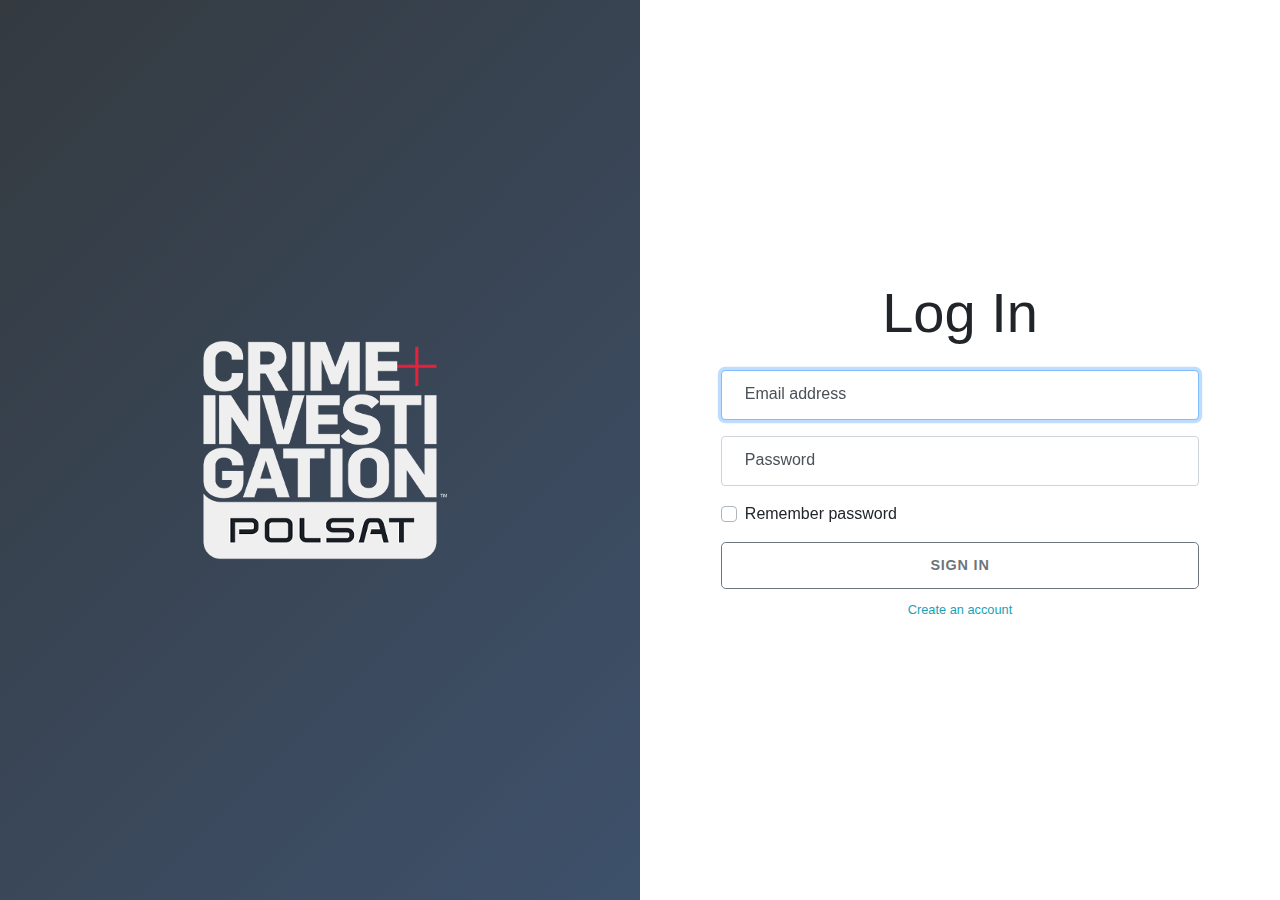
<file: signIn.html>
<!DOCTYPE html>
<html lang="en">
<head>
    <meta charset="UTF-8">
    <meta name="viewport" content="width=device-width, initial-scale=1.0">
    <meta http-equiv="X-UA-Compatible" content="ie=edge">
    <title>Crime Investigation Agency | Sign In</title>
    <link rel="shortcut icon" href="img/favicon.png" type="image/x-icon">

    <!-- Bootstrap CSS -->
    <link rel="stylesheet" href="bootstrap/css/bootstrap.min.css">

    <!-- Font Awesome -->
    <link rel="stylesheet" href="https://use.fontawesome.com/releases/v5.7.1/css/all.css"
        integrity="sha384-fnmOCqbTlWIlj8LyTjo7mOUStjsKC4pOpQbqyi7RrhN7udi9RwhKkMHpvLbHG9Sr" crossorigin="anonymous">

    <!-- Custom CSS -->
    <link rel="stylesheet" href="custom/signIn.css">
    
</head>
<body>
    
<div class="container-fluid">
    <div class="row no-gutter">
        <div class="d-none d-md-flex col-md-5 col-lg-6 bg-img">
            <img src="img/image.png" class="img-fluid d-block m-auto">
        </div>
        <div class="col-md-7 col-lg-6">
            <div class="login d-flex align-items-center py-5">
                <div class="container">
                    <div class="row">
                        <div class="col-sm-12 col-md-10 col-lg-10 mx-auto">
                            <h3 class="login-heading mb-4 text-center display-4">Log In</h3>
                            <form>
                                <div class="form-label-group">
                                    <input type="email" id="inputEmail" class="form-control" placeholder="Email address" required autofocus>
                                    <label for="inputEmail">Email address</label>
                                </div>

                                <div class="form-label-group">
                                    <input type="password" id="inputPassword" class="form-control" placeholder="Password" required>
                                    <label for="inputPassword">Password</label>
                                </div>

                                <div class="custom-control custom-checkbox mb-3">
                                    <input type="checkbox" class="custom-control-input" id="customCheck1">
                                    <label class="custom-control-label" for="customCheck1">Remember password</label>
                                </div>
                                    <button class="btn btn-lg btn-outline-secondary btn-block btn-login text-uppercase font-weight-bold mb-2" type="submit">Sign in</button>
                                <div class="text-center">
                                    <a class="small text-info" href="#">Create an account</a>
                                </div>
                            </form>
                        </div>
                    </div>
                </div>
            </div>
        </div>
    </div>
</div>

    <!-- Bootstrap Java Script -->
    <script src="bootstrap/js/jquery.js"></script>
    <script src="bootstrap/js/bootstrap.min.js"></script>
    
</body>
</html>
</file>
<file: custom/style.css>
@font-face {
    font-family: digitalFont;
    src: url(font/digital.ttf);
}

.navbar{
    box-shadow: 0 1px 10px #383838;
    background: linear-gradient(135deg, #474b50, #3e516b);
    /* background: transparent; */
}
.navbar-brand{
    font-family: 'Fredoka One', cursive;
}
b{
    font-weight: normal;
}
.cool-link{
    color: white !important;
}
.cool-link:hover{
    color: #f5bb50 !important;
}
.cool-link::after{
    content: '';
    display: block;
    width: 0;
    height: 2px;
    background: #f5bb50;
    transition: width 0.3s;
}
.cool-link:hover::after{
    width: 100%;
    transition: width 0.3s;
}

.header-img{
    padding-top: 56px;
    /* background-size: cover; */
    background: linear-gradient(135deg, #343A40, #3e516b);
}

.btn.active.focus, .btn.active:focus, .btn.focus, .btn.focus:active, .btn:active:focus, .btn:focus, .navbar-toggler:focus {
    outline: 0 !important;
    outline-offset: 0  !important;
    background-image: none  !important;
    -webkit-box-shadow: none !important;
    box-shadow: none  !important;
}


.section1{
height: 100%;
}
/* Counter */
.custom-count{
    font-size: 50px !important;
}

#counter span{
    font-family: digitalFont !important;
}
/* Card */
.card-img-top{
    height: 300px;
}


/* footer Social */
.social-network {
	list-style: none;
	display: inline;
	margin-left:0 !important;
	padding: 0;
}
.social-network li {
	display: inline;
	margin: 0 5px;
}
/* footer social icons */
.social-network a.icoFacebook {
    border: 1px solid #3B5998;
	color:#3B5998;
}
.social-network a.icoTwitter {
    border: 1px solid #33ccff;
	color:#33ccff;
}
.social-network a.icoGoogle {
    border: 1px solid #BD3518;
	color:#BD3518;
}
.social-network li a {
	display:inline-block;
	position:relative;
	margin:0 auto 0 auto;
	-moz-border-radius:50%;
	-webkit-border-radius:50%;
	border-radius:50%;
	text-align:center;
	width: 50px;
	height: 50px;
	font-size:20px;
}
.social-network i {
    margin:0;
	line-height:50px;
	text-align: center;
	-webkit-transition: all 0.5s;
	-moz-transition: all 0.5s;
	-o-transition: all 0.5s;
	-ms-transition: all 0.5s;
	transition: all 0.5s;
}
/* Hover */
.social-network a.icoFacebook:hover {
    background-color:#3B5998;
    color:#fff;
}
.social-network a.icoTwitter:hover {
    background-color:#33ccff;
    color:#fff;
}
.social-network a.icoGoogle:hover {
    background-color:#BD3518;
    color:#fff;
}
/* Footer Images */
.fia{
    width: 250px;
    height: 80px;
}
.ssu, .rangers{
    width: 140px;
    height: 140px;
}
@media only screen and (max-width: 1200px) {
    .ssu, .rangers{
        width: 120px;
        height: 120px;
    }
  }
.footer-last{
    font-size: 14px;
}
</file>
<file: custom/complains.css>
body{
    padding-top: 80px;
}

/* Btn outline */
.btn.active.focus, .btn.active:focus, .btn.focus, .btn.focus:active, .btn:active:focus, .btn:focus, .navbar-toggler:focus {
    outline: 0 !important;
    outline-offset: 0  !important;
    background-image: none  !important;
    -webkit-box-shadow: none !important;
    box-shadow: none  !important;
}

/* Navbar */
.navbar{
    box-shadow: 0 1px 10px #383838;
    background: linear-gradient(135deg, #474b50, #3e516b);
    /* background: transparent; */
}
.navbar-brand{
    font-family: 'Fredoka One', cursive;
}
b{
    font-weight: normal;
}
.cool-link{
    color: white !important;
}
.cool-link:hover{
    color: #f5bb50 !important;
}
.cool-link::after{
    content: '';
    display: block;
    width: 0;
    height: 2px;
    background: #f5bb50;
    transition: width 0.3s;
}
.cool-link:hover::after{
    width: 100%;
    transition: width 0.3s;
}
.cool-link-active{
    color: #f5bb50 !important;
}

.bg-categories{
    background: linear-gradient(135deg, #474b50, #3e516b);
    color: black;
}

/* Card */
.card-img-top{
    height: 250px;
}
.card-title{
    font-size: 16px;
}
/* #crimeReports .card-body{
    height: 200px;    
} */
.card-body{
    height: 170px;
    /* overflow-y: scroll; */
}
/* Card button Start */
.btn-sm{
    position: absolute;
    bottom: 8px;
    right: 16px;
}
/* Card button End */

/* footer Social */
.social-network {
	list-style: none;
	display: inline;
	margin-left:0 !important;
	padding: 0;
}
.social-network li {
	display: inline;
	margin: 0 5px;
}
/* footer social icons */
.social-network a.icoFacebook {
    border: 1px solid #3B5998;
	color:#3B5998;
}
.social-network a.icoTwitter {
    border: 1px solid #33ccff;
	color:#33ccff;
}
.social-network a.icoGoogle {
    border: 1px solid #BD3518;
	color:#BD3518;
}
.social-network li a {
	display:inline-block;
	position:relative;
	margin:0 auto 0 auto;
	-moz-border-radius:50%;
	-webkit-border-radius:50%;
	border-radius:50%;
	text-align:center;
	width: 50px;
	height: 50px;
	font-size:20px;
}
.social-network i {
    margin:0;
	line-height:50px;
	text-align: center;
	-webkit-transition: all 0.5s;
	-moz-transition: all 0.5s;
	-o-transition: all 0.5s;
	-ms-transition: all 0.5s;
	transition: all 0.5s;
}
/* Hover */
.social-network a.icoFacebook:hover {
    background-color:#3B5998;
    color:#fff;
}
.social-network a.icoTwitter:hover {
    background-color:#33ccff;
    color:#fff;
}
.social-network a.icoGoogle:hover {
    background-color:#BD3518;
    color:#fff;
}
/* Footer Images */
.fia{
    width: 250px;
    height: 80px;
}
.ssu, .rangers{
    width: 140px;
    height: 140px;
}
@media only screen and (max-width: 400px) {
    .ssu, .rangers{
        width: 120px;
        height: 120px;
    }
  }

.footer-last{
    font-size: 14px;
}
</file>
<file: custom/complaints.css>
body{
    padding-top: 80px;
}

/* Btn outline */
.btn.active.focus, .btn.active:focus, .btn.focus, .btn.focus:active, .btn:active:focus, .btn:focus, .navbar-toggler:focus {
    outline: 0 !important;
    outline-offset: 0  !important;
    background-image: none  !important;
    -webkit-box-shadow: none !important;
    box-shadow: none  !important;
}

/* Navbar */
.navbar{
    box-shadow: 0 1px 10px #383838;
    background: linear-gradient(135deg, #474b50, #3e516b);
    /* background: transparent; */
}
.navbar-brand{
    font-family: 'Fredoka One', cursive;
}
b{
    font-weight: normal;
}
.cool-link{
    color: white !important;
}
.cool-link:hover{
    color: #f5bb50 !important;
}
.cool-link::after{
    content: '';
    display: block;
    width: 0;
    height: 2px;
    background: #f5bb50;
    transition: width 0.3s;
}
.cool-link:hover::after{
    width: 100%;
    transition: width 0.3s;
}
.active{
    color: #f5bb50 !important;
}

.bg-categories{
    background: linear-gradient(135deg, #474b50, #3e516b);
    color: black;
}

/* Card */
.card-img-top{
    height: 300px;
}
/* .card-title{
    font-size: 16px;
} */
/* #crimeReports .card-body{
    height: 200px;    
} */
.card-body{
    height: 170px;
    /* overflow-y: scroll; */
}
/* Card button Start */
.btn-sm{
    position: absolute;
    bottom: 8px;
    right: 16px;
}
/* Card button End */

/* footer Social */
.social-network {
	list-style: none;
	display: inline;
	margin-left:0 !important;
	padding: 0;
}
.social-network li {
	display: inline;
	margin: 0 5px;
}
/* footer social icons */
.social-network a.icoFacebook {
    border: 1px solid #3B5998;
	color:#3B5998;
}
.social-network a.icoTwitter {
    border: 1px solid #33ccff;
	color:#33ccff;
}
.social-network a.icoGoogle {
    border: 1px solid #BD3518;
	color:#BD3518;
}
.social-network li a {
	display:inline-block;
	position:relative;
	margin:0 auto 0 auto;
	-moz-border-radius:50%;
	-webkit-border-radius:50%;
	border-radius:50%;
	text-align:center;
	width: 50px;
	height: 50px;
	font-size:20px;
}
.social-network i {
    margin:0;
	line-height:50px;
	text-align: center;
	-webkit-transition: all 0.5s;
	-moz-transition: all 0.5s;
	-o-transition: all 0.5s;
	-ms-transition: all 0.5s;
	transition: all 0.5s;
}
/* Hover */
.social-network a.icoFacebook:hover {
    background-color:#3B5998;
    color:#fff;
}
.social-network a.icoTwitter:hover {
    background-color:#33ccff;
    color:#fff;
}
.social-network a.icoGoogle:hover {
    background-color:#BD3518;
    color:#fff;
}
/* Footer Images */
.fia{
    width: 250px;
    height: 80px;
}
.ssu, .rangers{
    width: 140px;
    height: 140px;
}
@media only screen and (max-width: 1200px) {
    .ssu, .rangers{
        width: 120px;
        height: 120px;
    }
  }

.footer-last{
    font-size: 14px;
}
</file>
<file: custom/report.css>
.btn.active.focus, .btn.active:focus, .btn.focus, .btn.focus:active, .btn:active:focus, .btn:focus, .navbar-toggler:focus {
    outline: 0 !important;
    outline-offset: 0  !important;
    background-image: none  !important;
    -webkit-box-shadow: none !important;
    box-shadow: none  !important;
}

/* Navbar */
.navbar{
    box-shadow: 0 1px 10px #383838;
    background: linear-gradient(135deg, #474b50, #3e516b);
    /* background: transparent; */
}
.navbar-brand{
    font-family: 'Fredoka One', cursive;
}
b{
    font-weight: normal;
}
.cool-link{
    color: white !important;
}
.cool-link:hover{
    color: #f5bb50 !important;
}
.cool-link::after{
    content: '';
    display: block;
    width: 0;
    height: 2px;
    background: #f5bb50;
    transition: width 0.3s;
}
.cool-link:hover::after{
    width: 100%;
    transition: width 0.3s;
}
.active{
    color: #f5bb50 !important;
}

body{
	padding-top: 56px;
}

/* footer Social */
.social-network {
	list-style: none;
	display: inline;
	margin-left:0 !important;
	padding: 0;
}
.social-network li {
	display: inline;
	margin: 0 5px;
}
/* footer social icons */
.social-network a.icoFacebook {
    border: 1px solid #3B5998;
	color:#3B5998;
}
.social-network a.icoTwitter {
    border: 1px solid #33ccff;
	color:#33ccff;
}
.social-network a.icoGoogle {
    border: 1px solid #BD3518;
	color:#BD3518;
}
.social-network li a {
	display:inline-block;
	position:relative;
	margin:0 auto 0 auto;
	-moz-border-radius:50%;
	-webkit-border-radius:50%;
	border-radius:50%;
	text-align:center;
	width: 50px;
	height: 50px;
	font-size:20px;
}
.social-network i {
    margin:0;
	line-height:50px;
	text-align: center;
	-webkit-transition: all 0.5s;
	-moz-transition: all 0.5s;
	-o-transition: all 0.5s;
	-ms-transition: all 0.5s;
	transition: all 0.5s;
}
/* Hover */
.social-network a.icoFacebook:hover {
    background-color:#3B5998;
    color:#fff;
}
.social-network a.icoTwitter:hover {
    background-color:#33ccff;
    color:#fff;
}
.social-network a.icoGoogle:hover {
    background-color:#BD3518;
    color:#fff;
}
/* Footer Images */
.fia{
    width: 250px;
    height: 80px;
}
.ssu, .rangers{
    width: 140px;
    height: 140px;
}
@media only screen and (max-width: 1200px) {
  .ssu, .rangers{
      width: 120px;
      height: 120px;
  }
}

.footer-last{
    font-size: 14px;
}

/* Model Success check mark css */

.check_mark {
  width: 80px;
  height: 130px;
  margin: 0 auto;
}

button {
  cursor: pointer;
  margin-left: 15px;
}

.hide{
  display:none;
}

.sa-icon {
  width: 80px;
  height: 80px;
  border: 4px solid gray;
  -webkit-border-radius: 40px;
  border-radius: 40px;
  border-radius: 50%;
  margin: 20px auto;
  padding: 0;
  position: relative;
  box-sizing: content-box;
}

.sa-icon.sa-success {
  border-color: #4CAF50;
}

.sa-icon.sa-success::before, .sa-icon.sa-success::after {
  content: '';
  -webkit-border-radius: 40px;
  border-radius: 40px;
  border-radius: 50%;
  position: absolute;
  width: 60px;
  height: 120px;
  background: white;
  -webkit-transform: rotate(45deg);
  transform: rotate(45deg);
}

.sa-icon.sa-success::before {
  -webkit-border-radius: 120px 0 0 120px;
  border-radius: 120px 0 0 120px;
  top: -7px;
  left: -33px;
  -webkit-transform: rotate(-45deg);
  transform: rotate(-45deg);
  -webkit-transform-origin: 60px 60px;
  transform-origin: 60px 60px;
}

.sa-icon.sa-success::after {
  -webkit-border-radius: 0 120px 120px 0;
  border-radius: 0 120px 120px 0;
  top: -11px;
  left: 30px;
  -webkit-transform: rotate(-45deg);
  transform: rotate(-45deg);
  -webkit-transform-origin: 0px 60px;
  transform-origin: 0px 60px;
}

.sa-icon.sa-success .sa-placeholder {
  width: 80px;
  height: 80px;
  border: 4px solid rgba(76, 175, 80, .5);
  -webkit-border-radius: 40px;
  border-radius: 40px;
  border-radius: 50%;
  box-sizing: content-box;
  position: absolute;
  left: -4px;
  top: -4px;
  z-index: 2;
}

.sa-icon.sa-success .sa-fix {
  width: 5px;
  height: 90px;
  background-color: white;
  position: absolute;
  left: 28px;
  top: 8px;
  z-index: 1;
  -webkit-transform: rotate(-45deg);
  transform: rotate(-45deg);
}

.sa-icon.sa-success.animate::after {
  -webkit-animation: rotatePlaceholder 4.25s ease-in;
  animation: rotatePlaceholder 4.25s ease-in;
}

.sa-icon.sa-success {
  border-color: transparent\9;
}
.sa-icon.sa-success .sa-line.sa-tip {
  -ms-transform: rotate(45deg) \9;
}
.sa-icon.sa-success .sa-line.sa-long {
  -ms-transform: rotate(-45deg) \9;
}

.animateSuccessTip {
  -webkit-animation: animateSuccessTip 0.75s;
  animation: animateSuccessTip 0.75s;
}

.animateSuccessLong {
  -webkit-animation: animateSuccessLong 0.75s;
  animation: animateSuccessLong 0.75s;
}

@-webkit-keyframes animateSuccessLong {
  0% {
    width: 0;
    right: 46px;
    top: 54px;
  }
  65% {
    width: 0;
    right: 46px;
    top: 54px;
  }
  84% {
    width: 55px;
    right: 0px;
    top: 35px;
  }
  100% {
    width: 47px;
    right: 8px;
    top: 38px;
  }
}
@-webkit-keyframes animateSuccessTip {
  0% {
    width: 0;
    left: 1px;
    top: 19px;
  }
  54% {
    width: 0;
    left: 1px;
    top: 19px;
  }
  70% {
    width: 50px;
    left: -8px;
    top: 37px;
  }
  84% {
    width: 17px;
    left: 21px;
    top: 48px;
  }
  100% {
    width: 25px;
    left: 14px;
    top: 45px;
  }
}
@keyframes animateSuccessTip {
  0% {
    width: 0;
    left: 1px;
    top: 19px;
  }
  54% {
    width: 0;
    left: 1px;
    top: 19px;
  }
  70% {
    width: 50px;
    left: -8px;
    top: 37px;
  }
  84% {
    width: 17px;
    left: 21px;
    top: 48px;
  }
  100% {
    width: 25px;
    left: 14px;
    top: 45px;
  }
}

@keyframes animateSuccessLong {
  0% {
    width: 0;
    right: 46px;
    top: 54px;
  }
  65% {
    width: 0;
    right: 46px;
    top: 54px;
  }
  84% {
    width: 55px;
    right: 0px;
    top: 35px;
  }
  100% {
    width: 47px;
    right: 8px;
    top: 38px;
  }
}

.sa-icon.sa-success .sa-line {
  height: 5px;
  background-color: #4CAF50;
  display: block;
  border-radius: 2px;
  position: absolute;
  z-index: 2;
}

.sa-icon.sa-success .sa-line.sa-tip {
  width: 25px;
  left: 14px;
  top: 46px;
  -webkit-transform: rotate(45deg);
  transform: rotate(45deg);
}

.sa-icon.sa-success .sa-line.sa-long {
  width: 47px;
  right: 8px;
  top: 38px;
  -webkit-transform: rotate(-45deg);
  transform: rotate(-45deg);
}

@-webkit-keyframes rotatePlaceholder {
  0% {
    transform: rotate(-45deg);
    -webkit-transform: rotate(-45deg);
  }
  5% {
    transform: rotate(-45deg);
    -webkit-transform: rotate(-45deg);
  }
  12% {
    transform: rotate(-405deg);
    -webkit-transform: rotate(-405deg);
  }
  100% {
    transform: rotate(-405deg);
    -webkit-transform: rotate(-405deg);
  }
}
@keyframes rotatePlaceholder {
  0% {
    transform: rotate(-45deg);
    -webkit-transform: rotate(-45deg);
  }
  5% {
    transform: rotate(-45deg);
    -webkit-transform: rotate(-45deg);
  }
  12% {
    transform: rotate(-405deg);
    -webkit-transform: rotate(-405deg);
  }
  100% {
    transform: rotate(-405deg);
    -webkit-transform: rotate(-405deg);
  }
}
</file>
<file: custom/signIn.css>
:root {
    --input-padding-x: 1.5rem;
    --input-padding-y: 0.75rem;
}
.bg-img{
    background: linear-gradient(135deg, #343A40, #3e516b);
}
.login, .image {
    min-height: 100vh;
}
.btn.active.focus, .btn.active:focus, .btn.focus, .btn.focus:active, .btn:active:focus, .btn:focus, .navbar-toggler:focus {
    outline: 0 !important;
    outline-offset: 0  !important;
    background-image: none  !important;
    -webkit-box-shadow: none !important;
    box-shadow: none  !important;
}

.btn-login {
    font-size: 0.9rem;
    letter-spacing: 0.05rem;
    padding: 0.75rem 1rem;
}

.form-label-group {
    position: relative;
    margin-bottom: 1rem;
}

.form-label-group>input, .form-label-group>label {
    padding: var(--input-padding-y) var(--input-padding-x);
    height: auto;
}

.form-label-group>label {
    position: absolute;
    top: 0;
    left: 0;
    display: block;
    width: 100%;
    margin-bottom: 0;
    /* Override default `<label>` margin */
    line-height: 1.5;
    color: #495057;
    cursor: text;
    /* Match the input under the label */
    /* border: 1px solid transparent; */
    transition: all .1s ease-in-out;
}

.form-label-group input::-webkit-input-placeholder {
    color: transparent;
}

.form-label-group input:-ms-input-placeholder {
    color: transparent;
}

.form-label-group input::-ms-input-placeholder {
    color: transparent;
}

.form-label-group input::-moz-placeholder {
    color: transparent;
}

.form-label-group input::placeholder {
    color: transparent;
}

.form-label-group input:not(:placeholder-shown) {
    padding-top: calc(var(--input-padding-y) + var(--input-padding-y) * (2 / 3));
    padding-bottom: calc(var(--input-padding-y) / 3);
}

.form-label-group input:not(:placeholder-shown)~label {
    padding-top: calc(var(--input-padding-y) / 3);
    padding-bottom: calc(var(--input-padding-y) / 3);
    font-size: 12px;
    color: #f5bb50;
}
</file>
